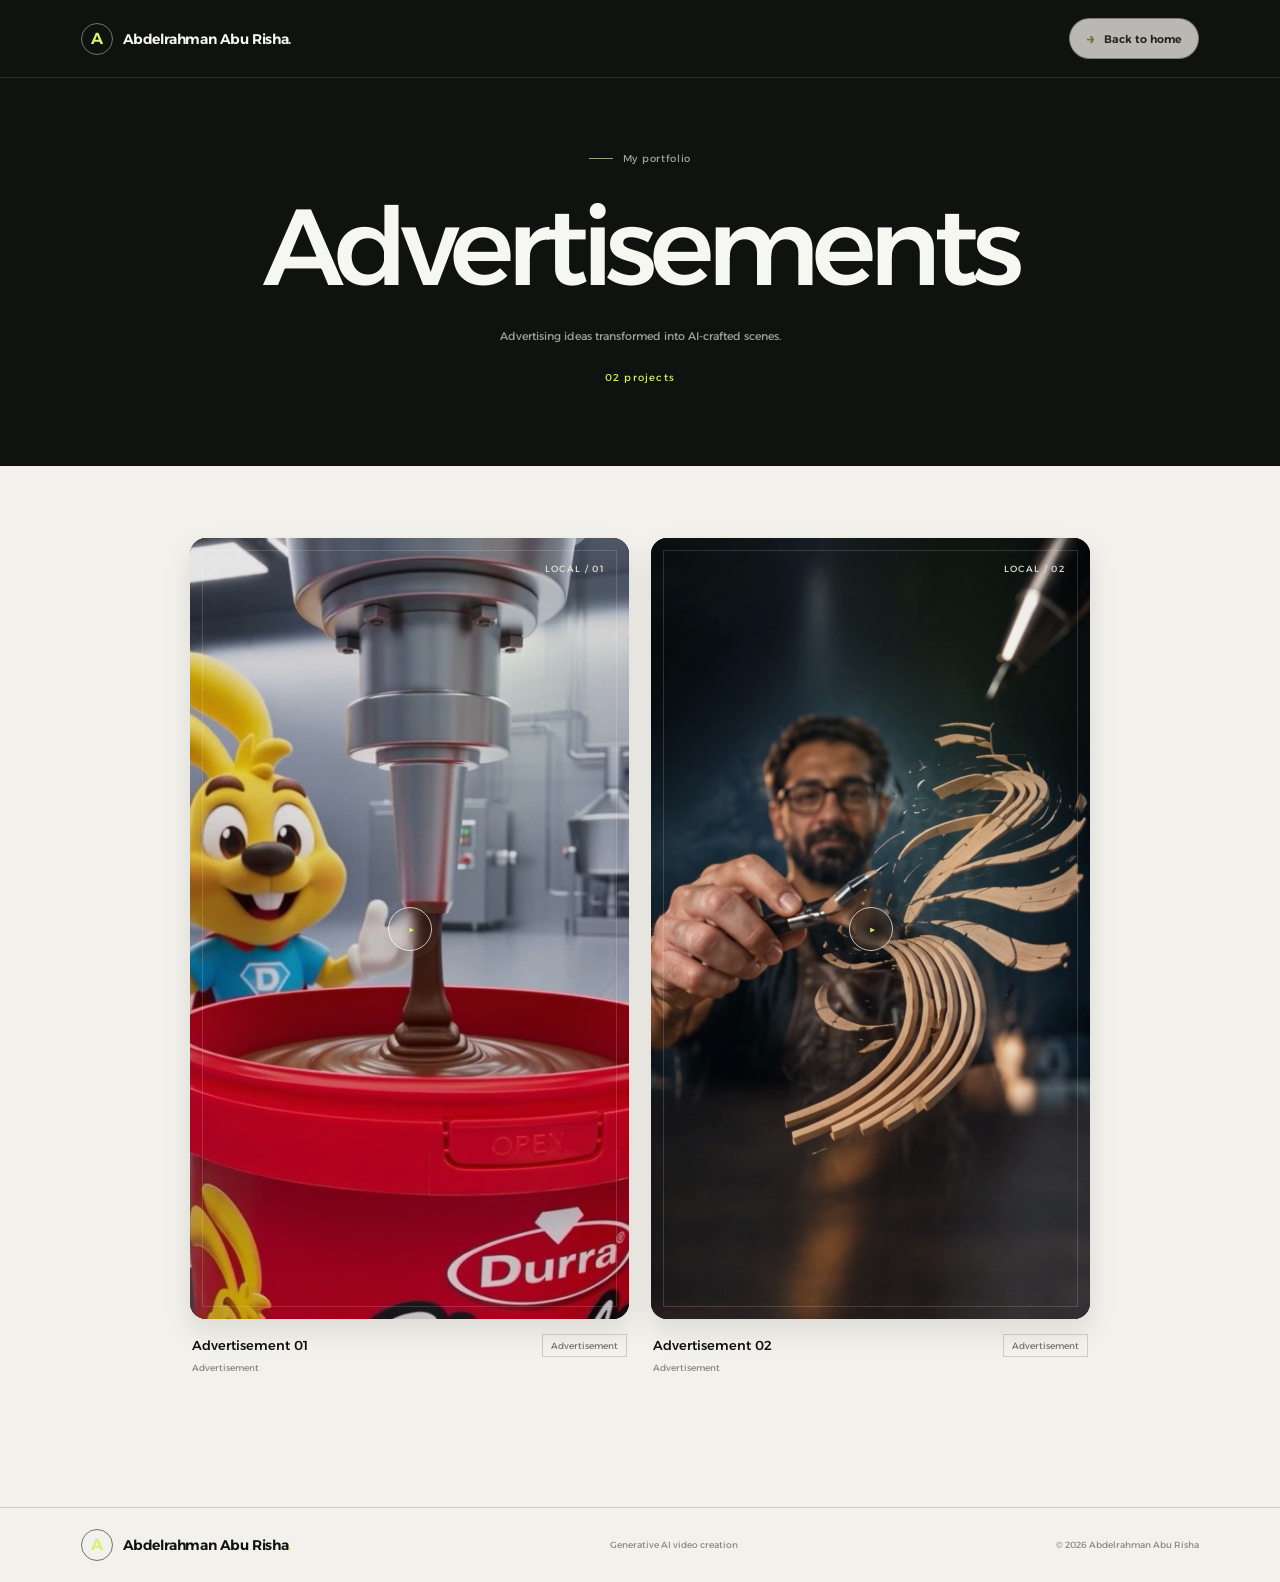
<file: category.html>
<!doctype html>
<html lang="en" dir="ltr">
<head>
  <meta charset="utf-8">
  <meta name="viewport" content="width=device-width, initial-scale=1">
  <meta name="theme-color" content="#10120f">
  <meta name="description" content="Explore Abdelrahman Abu Risha’s generative AI video portfolio.">
  <title>Portfolio — Abdelrahman Abu Risha</title>
  <link rel="stylesheet" href="styles.css">
  <script src="i18n.js" defer></script>
  <script src="videos.js" defer></script>
  <script src="portfolio-ui.js" defer></script>
  <script src="category.js" defer></script>
</head>
<body class="category-page">
  <header class="topbar category-topbar">
    <a class="brand" href="index.html"><span class="brand-mark">ع</span><span>عبدالرحمن أبو ريشة<span class="brand-dot">.</span></span></a>
    <a class="watch-back" href="index.html#ads"><span aria-hidden="true">→</span> العودة إلى الرئيسية</a>
  </header>
  <main>
    <section class="category-hero">
      <p class="eyebrow"><span class="eyebrow-line"></span><span id="category-kicker">معرض أعمالي</span></p>
      <h1 id="category-title">الأعمال</h1>
      <p id="category-description">مشاريع فيديو بالذكاء الاصطناعي التوليدي.</p>
      <span class="category-count" id="category-count"></span>
    </section>
    <section class="category-gallery section-wrap">
      <div class="project-grid category-full-grid" id="category-grid" aria-live="polite"></div>
    </section>
  </main>
  <footer class="footer"><a class="brand" href="index.html"><span class="brand-mark">ع</span><span>عبدالرحمن أبو ريشة<span class="brand-dot">.</span></span></a><span>صناعة فيديو بالذكاء الاصطناعي التوليدي</span><span>© <span id="year"></span> عبدالرحمن أبو ريشة</span></footer>
</body>
</html>
</file>
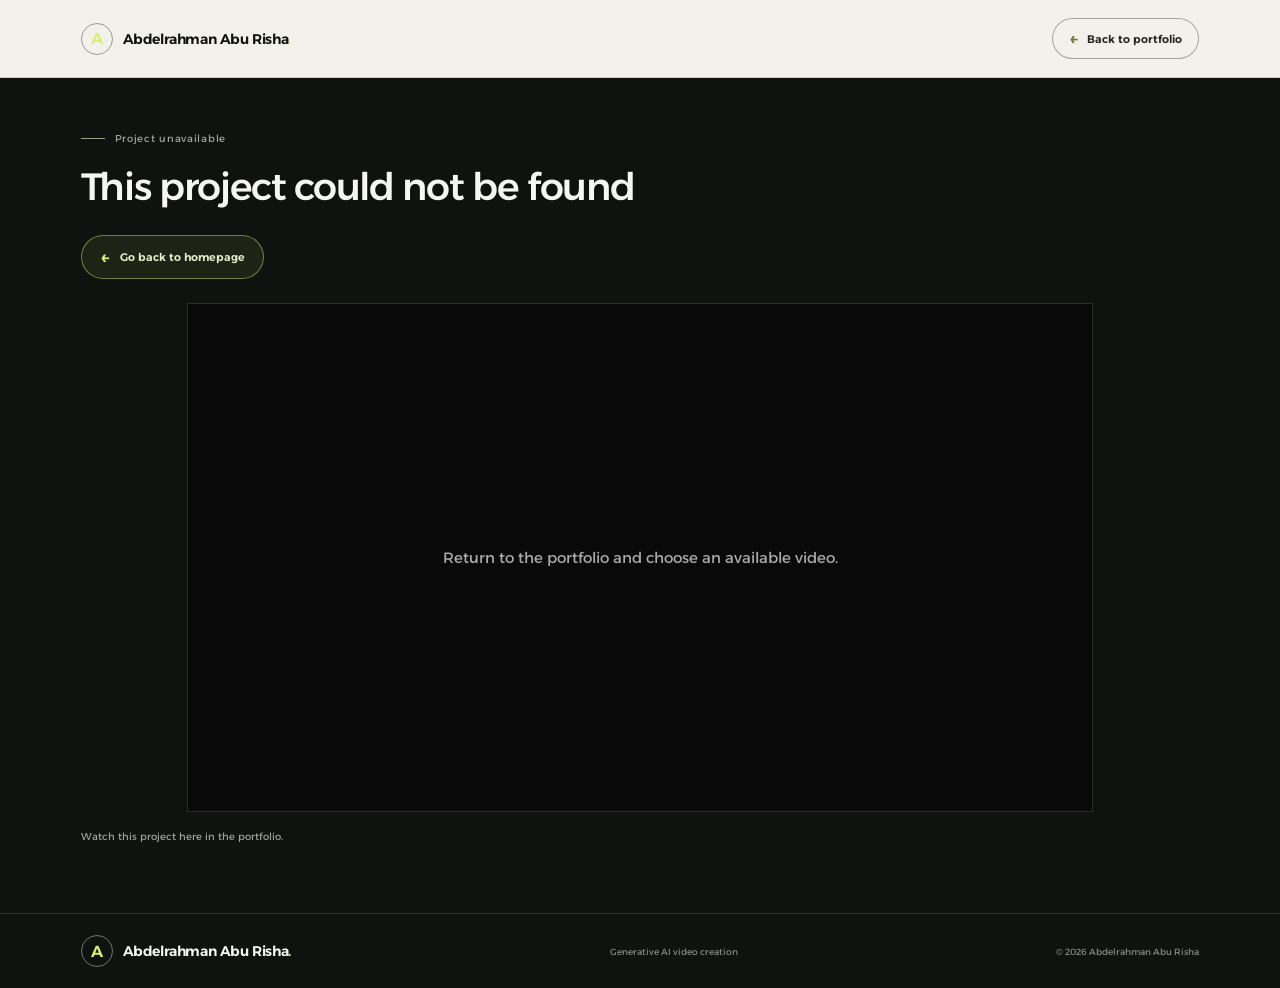
<file: watch.html>
<!doctype html>
<html lang="en" dir="ltr">
<head>
  <meta charset="utf-8">
  <meta name="viewport" content="width=device-width, initial-scale=1">
  <meta name="theme-color" content="#10120f">
  <meta name="description" content="Watch projects by Abdelrahman Abu Risha in his portfolio.">
  <title>Watch a Project — Abdelrahman Abu Risha</title>
  <link rel="stylesheet" href="styles.css">
  <script src="i18n.js" defer></script>
  <script src="videos.js" defer></script>
  <script src="watch.js" defer></script>
</head>
<body class="watch-page">
  <header class="topbar watch-topbar">
    <a class="brand" href="index.html"><span class="brand-mark">ع</span><span>عبدالرحمن أبو ريشة<span class="brand-dot">.</span></span></a>
    <a class="watch-back" id="watch-back" href="index.html#ads"><span aria-hidden="true">→</span> العودة إلى المعرض</a>
  </header>
  <main class="watch-main">
    <div class="watch-wrap">
      <p class="eyebrow"><span class="eyebrow-line"></span><span id="watch-kind">مشاهدة العمل</span></p>
      <h1 class="watch-title" id="watch-title">يتم فتح العمل…</h1>
      <a class="watch-home-link" href="index.html#home"><span aria-hidden="true">←</span><span class="watch-home-label">Go back to homepage</span></a>
      <div class="watch-viewer" id="watch-viewer">
        <button class="video-step video-step-previous" id="previous-video" type="button" aria-label="Previous video"><span aria-hidden="true">←</span></button>
        <div class="watch-player" id="watch-player"></div>
        <button class="video-step video-step-next" id="next-video" type="button" aria-label="Next video"><span aria-hidden="true">→</span></button>
      </div>
      <p class="watch-caption">مشاهدة العمل من داخل معرض الأعمال.</p>
    </div>
  </main>
  <footer class="footer"><a class="brand" href="index.html"><span class="brand-mark">ع</span><span>عبدالرحمن أبو ريشة<span class="brand-dot">.</span></span></a><span>صناعة فيديو بالذكاء الاصطناعي التوليدي</span><span>© <span id="year"></span> عبدالرحمن أبو ريشة</span></footer>
</body>
</html>
</file>
<file: styles.css>
@import url('https://fonts.googleapis.com/css2?family=Alexandria:wght@300;400;500;600;700;800&display=swap');
:root{--ink:#10120f;--paper:#f3f1eb;--card:#e9e7df;--lime:#d3f36b;--muted:#76786f;--line:rgba(16,18,15,.16);--font:'Alexandria','Tahoma',sans-serif}*{box-sizing:border-box}html{scroll-behavior:smooth;scroll-padding-top:88px}body{margin:0;background:var(--paper);color:var(--ink);font-family:var(--font);font-size:15px}a{color:inherit;text-decoration:none}button{font:inherit}.topbar{height:78px;padding:0 6.3vw;display:flex;align-items:center;justify-content:space-between;border-bottom:1px solid rgba(255,255,255,.12);position:absolute;z-index:2;top:0;left:0;right:0;color:#f7f7f1}.brand{display:flex;align-items:center;gap:10px;font-size:14px;font-weight:600;letter-spacing:-.4px}.brand-mark{display:grid;place-items:center;width:32px;height:32px;border:1px solid #71746a;border-radius:50%;font-size:16px;color:var(--lime)}.brand-dot{color:var(--lime)}.topbar nav{display:flex;gap:38px;font-size:12px;color:#c1c2bb}.topbar nav a:hover,.text-link:hover{color:var(--lime)}.availability{font-size:11px;color:#d5d7ce;display:flex;align-items:center;gap:9px}.availability span{width:7px;height:7px;background:var(--lime);border-radius:50%;box-shadow:0 0 12px #d3f36b}.hero{background:var(--ink);color:#f7f7f1;min-height:760px;position:relative;overflow:hidden;padding:175px 10vw 92px;display:grid;grid-template-columns:1.1fr .9fr;align-items:center;gap:3vw}.hero-copy{position:relative;z-index:1}.eyebrow{display:flex;align-items:center;gap:10px;font-size:10px;letter-spacing:.07em;color:var(--muted);margin:0 0 25px}.hero .eyebrow,.approach .eyebrow,.contact .eyebrow{color:#a1a399}.eyebrow-line{height:1px;width:24px;background:#9aa17f}.hero h1,.section-heading h2,.approach h2,.contact h2{font-size:clamp(48px,7vw,90px);line-height:1.18;letter-spacing:-.065em;margin:0;font-weight:500}.accent{color:var(--lime)}.hero-description{color:#aaaca4;max-width:470px;line-height:2.1;font-size:13px;margin:24px 0 30px}.hero-actions{display:flex;align-items:center;gap:26px}.button{height:48px;display:inline-flex;align-items:center;justify-content:center;gap:26px;padding:0 20px;font-size:11px}.button-primary{background:var(--lime);color:var(--ink);font-weight:600}.button-primary span{font-size:17px}.text-link{font-size:11px;color:#d0d1ca}.text-link span{padding-right:8px}.hero-note{display:flex;align-items:center;gap:12px;color:#85877f;font-size:10px;margin-top:64px}.note-star{color:var(--lime);font-size:17px}.hero-art{height:440px;position:relative;display:grid;place-items:center}.art-orbit{position:absolute;width:370px;height:370px;border:1px solid rgba(211,243,107,.2);border-radius:50%;transform:rotate(-28deg) scaleY(.45)}.orbit-one{width:500px}.orbit-two{transform:rotate(48deg) scaleY(.5);width:420px;border-color:rgba(242,241,235,.15)}.art-sun{width:215px;height:215px;border-radius:50%;background:radial-gradient(circle at 35% 34%,#edffc0 0,#d3f36b 30%,#7f9740 68%,#27301c 100%);box-shadow:0 0 90px rgba(211,243,107,.18);position:absolute}.art-frame{width:245px;height:320px;border:1px solid rgba(255,255,255,.36);position:relative;z-index:1;transform:rotate(7deg);display:flex;align-items:flex-end;padding:18px;background:linear-gradient(155deg,rgba(255,255,255,.08),transparent 50%);backdrop-filter:blur(2px)}.frame-corner{position:absolute;width:9px;height:9px;border-color:var(--lime);border-style:solid}.corner-a{top:-4px;right:-4px;border-width:1px 1px 0 0}.corner-b{top:-4px;left:-4px;border-width:1px 0 0 1px}.corner-c{bottom:-4px;right:-4px;border-width:0 1px 1px 0}.corner-d{bottom:-4px;left:-4px;border-width:0 0 1px 1px}.frame-caption{font-size:8px;letter-spacing:.2em;line-height:1.8;color:#dcdfd4}.frame-play{position:absolute;top:50%;left:50%;transform:translate(-50%,-50%);width:42px;height:42px;border-radius:50%;border:1px solid rgba(255,255,255,.65);display:grid;place-items:center;font-size:11px;color:var(--lime);padding-left:3px}.art-index{position:absolute;bottom:15px;right:11%;color:#85877f;font-size:9px;letter-spacing:.12em}.art-index i{display:inline-block;width:44px;height:1px;background:#55584e;vertical-align:middle;margin:0 9px}.art-stamp{position:absolute;top:23%;left:6%;font-size:9px;line-height:1.4;letter-spacing:.13em;color:var(--lime);transform:rotate(-12deg)}.hero-bottom{position:absolute;bottom:28px;right:6.3vw;left:6.3vw;display:flex;align-items:center;justify-content:space-between;font-size:9px;color:#777a70;letter-spacing:.08em}.scroll-cue{color:#c5c7bc}.scroll-cue span{color:var(--lime);padding-right:8px}.section-wrap{max-width:1300px;margin:auto;padding-left:6.3vw;padding-right:6.3vw}.work{padding-top:130px;padding-bottom:118px}.section-heading{display:flex;justify-content:space-between;align-items:flex-end;gap:40px}.section-heading .eyebrow{margin-bottom:20px}.section-heading h2{font-size:clamp(38px,5vw,62px)}.muted-heading{color:#a8aaa0}.section-intro{max-width:310px;color:#6f716a;font-size:11px;line-height:2.1;margin:0 0 7px}.work-tabs{display:flex;gap:10px;border-bottom:1px solid var(--line);margin:50px 0 27px}.filter-button{background:none;border:0;padding:0 0 15px;margin-left:22px;color:#85877f;font-size:10px;cursor:pointer;position:relative}.filter-button span{font-size:9px;color:#a6a89f;margin-right:6px}.filter-button.active{color:var(--ink)}.filter-button.active:after{content:'';position:absolute;bottom:-1px;right:0;left:0;height:2px;background:var(--ink)}.project-grid{display:grid;grid-template-columns:repeat(3,minmax(0,1fr));gap:38px 22px}.project-card{min-width:0;cursor:pointer;animation:rise .45s both}.project-card[hidden]{display:none}.project-visual{height:auto;aspect-ratio:1.22;position:relative;overflow:hidden;background:#171a16;color:#fff;isolation:isolate}.project-visual:before,.project-visual:after{content:'';position:absolute;inset:0;z-index:-1}.project-visual:before{background:radial-gradient(ellipse at 70% 20%,var(--glow,#aecb56) 0,transparent 38%),linear-gradient(135deg,#30362c,#131512 70%)}.project-visual:after{inset:12px;border:1px solid rgba(255,255,255,.15)}.project-visual.theme-2:before{background:radial-gradient(ellipse at 32% 75%,#b58b75 0,transparent 38%),linear-gradient(145deg,#303333,#141816 75%)}.project-visual.theme-3:before{background:radial-gradient(ellipse at 66% 54%,#7d8ea5 0,transparent 42%),linear-gradient(140deg,#272f36,#111412 72%)}.project-visual.theme-4:before{background:radial-gradient(ellipse at 35% 35%,#cc8e53 0,transparent 40%),linear-gradient(140deg,#393027,#151512 72%)}.visual-orb{position:absolute;border-radius:50%;width:45%;aspect-ratio:1;left:25%;top:19%;background:radial-gradient(circle at 34% 28%,#fff6d3,var(--glow,#b5cc63) 30%,#4e5436 70%,transparent);filter:blur(.2px);opacity:.85;box-shadow:0 0 60px rgba(187,209,104,.18)}.theme-2 .visual-orb{background:radial-gradient(circle at 35% 25%,#f1ded3,#b58b75 32%,#403632 71%,transparent)}.theme-3 .visual-orb{background:radial-gradient(circle at 34% 25%,#e2ebfa,#8195ad 33%,#3a4350 72%,transparent)}.theme-4 .visual-orb{background:radial-gradient(circle at 34% 25%,#ffe0b4,#d29457 34%,#51402d 72%,transparent)}.visual-ring{position:absolute;width:76%;height:70%;left:12%;top:15%;border:1px solid rgba(235,239,208,.35);border-radius:50%;transform:rotate(-28deg) scaleY(.55)}.visual-code{position:absolute;left:23px;bottom:23px;font-size:8px;letter-spacing:.21em;color:rgba(255,255,255,.64);direction:ltr}.project-index{position:absolute;top:25px;right:25px;font-size:9px;letter-spacing:.15em;color:#e2e6d7;direction:ltr}.play-button{position:absolute;top:50%;left:50%;transform:translate(-50%,-50%);border:1px solid rgba(255,255,255,.7);border-radius:50%;width:44px;height:44px;display:grid;place-items:center;padding-left:3px;color:var(--lime);font-size:11px;transition:transform .2s,background .2s}.project-card:hover .play-button{transform:translate(-50%,-50%) scale(1.1);background:rgba(211,243,107,.12)}.project-meta{padding:15px 2px 0;display:flex;align-items:flex-start;justify-content:space-between;gap:12px}.project-meta h3{font-size:13px;font-weight:500;margin:0 0 5px}.project-meta p{font-size:9px;color:#85877f;margin:0}.project-kind{font-size:9px;color:#72756d;border:1px solid var(--line);padding:5px 8px;white-space:nowrap}.work-footnote{font-size:9px;color:#8b8d84;margin:40px 0 0}.footnote-mark{color:#89984f;margin-left:8px}.approach{background:var(--ink);color:#f7f7f1;padding:112px 0}.approach-inner{display:grid;grid-template-columns:.85fr 1.15fr;gap:11vw;align-items:center}.approach .eyebrow{margin-bottom:20px}.approach h2{font-size:clamp(42px,5.7vw,70px)}.approach-copy>p:last-child{color:#9fa198;font-size:11px;line-height:2.2;max-width:350px;margin:25px 0 0}.tool-group{display:grid;grid-template-columns:35px 1fr 20px;gap:16px;align-items:center;padding:22px 0;border-bottom:1px solid rgba(255,255,255,.14)}.tool-number{font-size:9px;color:var(--lime)}.tool-group h3{font-weight:500;font-size:13px;margin:0 0 7px}.tool-group p{font-size:10px;color:#969990;direction:ltr;text-align:right;margin:0;line-height:1.8}.tool-arrow{color:#93968b;font-size:15px}.contact{padding-top:118px;padding-bottom:110px;position:relative}.contact-top{display:flex;justify-content:space-between;align-items:center}.contact .eyebrow{margin:0}.contact-orbit{font-size:38px;color:#a9bf65}.contact h2{font-size:clamp(62px,10vw,130px);margin:37px 0 44px}.contact-bottom{border-top:1px solid var(--line);padding-top:22px;display:flex;justify-content:space-between;align-items:flex-start}.contact-bottom>p{font-size:11px;line-height:2;color:#76786f;margin:0}.contact-links{display:flex;flex-direction:column;gap:13px;font-size:11px;direction:ltr;text-align:left}.contact-links a span{color:#889b4c;padding-left:8px}.footer{padding:21px 6.3vw;border-top:1px solid var(--line);display:flex;justify-content:space-between;align-items:center;color:#888a82;font-size:9px}.footer .brand{color:var(--ink)}.video-dialog{width:min(920px,92vw);max-height:90vh;padding:0;border:0;background:#10120f;color:#f5f5ef;box-shadow:0 24px 90px #0008}.video-dialog::backdrop{background:rgba(7,8,7,.84);backdrop-filter:blur(8px)}.dialog-close{position:absolute;top:13px;left:16px;width:38px;height:38px;border:1px solid #ffffff50;border-radius:50%;background:#10120f;color:#fff;font-size:25px;line-height:1;z-index:2;cursor:pointer}.dialog-content video{display:block;width:100%;max-height:68vh;background:#080908}.dialog-caption{padding:17px 22px 22px}.dialog-caption .eyebrow{margin:0 0 7px}.dialog-caption h2{font-size:16px;font-weight:500;margin:0}@keyframes rise{from{opacity:0;transform:translateY(10px)}to{opacity:1;transform:translateY(0)}}@media(max-width:850px){.hero{grid-template-columns:1fr .75fr;padding-left:7vw;padding-right:7vw;min-height:690px}.hero h1{font-size:clamp(48px,8vw,74px)}.hero-art{transform:scale(.84);margin-right:-35px}.section-wrap{padding-left:7vw;padding-right:7vw}.project-grid{grid-template-columns:repeat(2,minmax(0,1fr))}.approach-inner{gap:6vw}.topbar{padding:0 7vw}}@media(max-width:620px){.topbar{height:66px}.topbar nav{gap:15px;font-size:10px}.availability{display:none}.hero{display:block;min-height:760px;padding:142px 7vw 75px}.hero-copy{max-width:520px}.hero h1{font-size:clamp(50px,14vw,76px)}.hero-description{max-width:410px}.hero-art{position:absolute;height:335px;width:300px;bottom:57px;left:5%;opacity:.82;transform:scale(.72);transform-origin:bottom left}.hero-note{margin-top:31px;max-width:310px;line-height:1.8}.hero-bottom{font-size:8px}.hero-bottom>span{max-width:52%}.work{padding-top:83px;padding-bottom:78px}.section-heading{display:block}.section-heading h2{font-size:42px}.section-intro{margin-top:18px}.work-tabs{overflow:auto;margin-top:35px;gap:0;white-space:nowrap}.filter-button{margin-left:20px}.project-grid{gap:27px 12px}.project-visual{aspect-ratio:.95}.project-meta{display:block}.project-kind{display:inline-block;margin-top:9px}.project-meta h3{font-size:11px}.project-meta p{font-size:8px}.project-visual:after{inset:8px}.visual-code{left:16px;bottom:16px;font-size:7px}.project-index{top:18px;right:17px}.approach{padding:78px 0}.approach-inner{display:block}.approach-copy>p:last-child{margin-bottom:40px}.approach h2{font-size:54px}.contact{padding-top:80px;padding-bottom:75px}.contact h2{font-size:75px;margin:32px 0}.contact-bottom{gap:22px;display:block}.contact-links{margin-top:24px;align-items:flex-start}.footer{padding:18px 7vw;flex-wrap:wrap;gap:14px}.footer>span:nth-child(2){display:none}.footer .brand{font-size:12px}.footer>span:last-child{font-size:8px}}@media(prefers-reduced-motion:reduce){*,*:before,*:after{scroll-behavior:auto!important;animation-duration:.01ms!important;transition-duration:.01ms!important}}

.project-visual{background:#171a16}.project-visual:before,.project-visual:after{pointer-events:none}.project-preview{position:absolute;inset:0;width:100%;height:100%;object-fit:cover;z-index:-1;background:#171a16}.project-visual:before{z-index:0;opacity:.25}.project-visual:after{z-index:1}.project-index,.play-button,.visual-code{z-index:2}

.project-preview{z-index:0}

.project-card{display:block;color:inherit;text-decoration:none}.project-visual{aspect-ratio:1.2;z-index:0}.project-thumb{position:absolute;inset:0;width:100%;height:100%;object-fit:cover;background:#171a16;z-index:0}.project-thumb.is-short{object-fit:cover}.project-visual:before{z-index:1;opacity:.1}.project-visual:after{z-index:2}.project-index,.play-button{z-index:3}.project-meta{min-height:88px}.project-meta h3{display:-webkit-box;-webkit-box-orient:vertical;-webkit-line-clamp:2;overflow:hidden;line-height:1.8;max-height:3.6em}.project-note{color:#aa7056!important}.project-placeholder{position:absolute;inset:0;display:grid;place-items:center;background:radial-gradient(circle at 50% 45%,#4a4d3d,#191b17 66%);color:#d3f36b;font-size:12px;letter-spacing:.22em}.project-card:hover .project-thumb{transform:scale(1.025);transition:transform .35s ease}.filter-button[data-filter=short]{letter-spacing:.02em}

.project-card[data-group=short] .project-visual{aspect-ratio:9/16}.project-thumb.is-short{object-fit:contain;background:#111}

.watch-page{min-height:100vh;background:var(--ink);color:#f7f7f1}.watch-topbar{position:relative;color:var(--ink);background:var(--paper);border-bottom:1px solid var(--line)}.watch-topbar .brand{color:var(--ink)}.watch-topbar .brand-mark{border-color:#9a9c92}.watch-back{font-size:11px;color:#55584f}.watch-back span{color:#778c41;padding-left:8px}.watch-main{min-height:calc(100vh - 132px);background:var(--ink);padding:54px 6.3vw 70px}.watch-wrap{max-width:1050px;margin:0 auto}.watch-wrap>.eyebrow{color:#a1a399;margin-bottom:12px}.watch-title{font-size:clamp(23px,3.2vw,38px);font-weight:500;line-height:1.6;letter-spacing:-.035em;margin:0 0 25px;color:#f7f7f1}.watch-player{width:100%;aspect-ratio:16/9;max-height:74vh;margin:0 auto;background:#080908;border:1px solid rgba(255,255,255,.14);overflow:hidden}.watch-player iframe{display:block;width:100%;height:100%;border:0}.watch-player.is-short{width:min(100%,420px);aspect-ratio:9/16;max-height:76vh}.watch-caption{font-size:10px;color:#9fa198;margin:18px 0 0}.watch-error{display:grid;place-items:center;height:100%;margin:0;color:#aaa}.watch-page .footer{border-color:rgba(255,255,255,.14);color:#888a82}.watch-page .footer .brand{color:#f7f7f1}@media(max-width:620px){.watch-topbar{height:66px;padding:0 7vw}.watch-main{padding:36px 5vw 50px;min-height:calc(100vh - 125px)}.watch-player{aspect-ratio:16/10}.watch-player.is-short{width:min(100%,360px);aspect-ratio:9/16}.watch-title{font-size:22px}.watch-page .footer>span:nth-child(2){display:none}}

.ads{padding:112px 0 118px;background:#e8e7df}.ads-inner{max-width:1300px}.ads .section-heading{margin-bottom:42px}.ads-grid{display:grid;grid-template-columns:repeat(2,minmax(0,1fr));gap:24px}.ad-card{min-width:0}.ad-player{background:#11130f;aspect-ratio:16/9;overflow:hidden}.ad-player video{display:block;width:100%;height:100%;object-fit:cover;background:#11130f}.ad-meta{display:flex;justify-content:space-between;align-items:flex-start;gap:12px;padding:14px 2px}.ad-meta h3{font-size:13px;font-weight:500;margin:0 0 5px}.ad-meta p{font-size:9px;color:#85877f;margin:0}@media(max-width:620px){.ads{padding:78px 0}.ads-grid{grid-template-columns:1fr;gap:26px}.topbar nav{gap:10px;font-size:9px}}

.project-card[data-group=ads] .project-visual{aspect-ratio:9/16}.ad-placeholder{background:radial-gradient(ellipse at 50% 45%,#596044,#22251c 48%,#11130f 82%);color:var(--lime)}.ad-placeholder span{font-size:clamp(30px,6vw,68px);font-weight:300;letter-spacing:.18em}.ad-placeholder small{position:absolute;bottom:26px;font-size:8px;letter-spacing:.24em;color:#e2e6d7}



.portfolio-section{padding-top:104px;padding-bottom:94px}.portfolio-section+.portfolio-section{border-top:1px solid #10120f}.portfolio-heading{text-align:center;max-width:720px;margin:0 auto 42px}.portfolio-overline{display:flex;align-items:center;justify-content:center;gap:11px;color:#8a8c82;font-size:9px;letter-spacing:.14em}.portfolio-overline i{width:34px;height:1px;background:#a5a69e}.portfolio-heading h2{margin:17px 0 10px;font-size:clamp(46px,7vw,82px);font-weight:500;letter-spacing:-.06em;line-height:1.25}.portfolio-heading>p{font-size:11px;color:#77796f;line-height:1.9;margin:0}.category-preview-grid{max-width:910px;margin:0 auto;grid-template-columns:repeat(2,minmax(0,1fr));gap:34px}.project-card[data-group=short] .project-visual,.project-card[data-group=ads] .project-visual{aspect-ratio:9/16}.project-card[data-group=long] .project-visual{aspect-ratio:16/9}.more-button{display:flex;width:max-content;min-width:230px;min-height:48px;justify-content:center;align-items:center;gap:24px;margin:38px auto 0;padding:0 20px;border:1px solid #171914;color:#171914;font-size:10px;transition:background .2s,color .2s}.more-button span{font-size:16px}.more-button:hover{background:#171914;color:#f3f1eb}.category-page{min-height:100vh}.category-topbar{position:relative;color:#f7f7f1;background:var(--ink);border-bottom:1px solid rgba(255,255,255,.12)}.category-topbar .brand{color:#f7f7f1}.category-topbar .brand-mark{border-color:#71746a}.category-hero{background:var(--ink);color:#f7f7f1;text-align:center;padding:74px 6vw 82px}.category-hero>.eyebrow{justify-content:center;color:#a1a399;margin-bottom:17px}.category-hero h1{font-size:clamp(56px,9vw,108px);font-weight:500;letter-spacing:-.065em;line-height:1.2;margin:0}.category-hero>p:not(.eyebrow){font-size:11px;color:#a1a399;line-height:1.9;margin:14px auto 0;max-width:500px}.category-count{display:block;margin-top:25px;color:var(--lime);font-size:10px;letter-spacing:.12em}.category-gallery{padding-top:72px;padding-bottom:100px}.category-full-grid{grid-template-columns:repeat(3,minmax(0,1fr));gap:38px 22px}.category-page[data-category=ads] .category-full-grid{grid-template-columns:repeat(2,minmax(0,1fr));max-width:900px;margin:0 auto}.category-empty{grid-column:1/-1;text-align:center;color:#77796f;padding:50px 0}

@media(max-width:850px){.category-full-grid{grid-template-columns:repeat(2,minmax(0,1fr))}.portfolio-section{padding-top:85px;padding-bottom:78px}.category-gallery{padding-top:55px}}@media(max-width:620px){.portfolio-section{padding-top:74px;padding-bottom:68px}.portfolio-heading{margin-bottom:30px}.portfolio-heading h2{font-size:clamp(39px,11vw,58px)}.portfolio-heading>p{font-size:10px}.category-preview-grid{grid-template-columns:1fr;max-width:390px;gap:28px}.category-full-grid,.category-page[data-category=ads] .category-full-grid{grid-template-columns:1fr;max-width:390px}.more-button{margin-top:30px}.category-hero{padding:60px 6vw 68px}.category-hero h1{font-size:clamp(48px,13vw,72px)}.category-gallery{padding-top:38px;padding-bottom:68px}.category-topbar{height:66px;padding:0 7vw}}

@media(max-width:620px){.topbar nav{max-width:calc(100vw - 205px);gap:10px;font-size:8px;overflow-x:auto;white-space:nowrap;scrollbar-width:none}.topbar nav::-webkit-scrollbar{display:none}.topbar .brand{font-size:11px;gap:7px}}

.approach{padding:120px 0 126px;position:relative;overflow:hidden}.approach:before{content:"";position:absolute;width:640px;height:640px;top:-330px;left:-250px;border:1px solid rgba(211,243,107,.1);border-radius:50%;box-shadow:0 0 0 70px rgba(211,243,107,.025),0 0 0 140px rgba(211,243,107,.02);pointer-events:none}.approach-shell{position:relative}.approach-lead{display:grid;grid-template-columns:1.2fr .8fr;gap:10vw;align-items:center;margin-bottom:65px}.approach-lead-copy>.eyebrow{margin-bottom:20px}.approach-lead h2{font-size:clamp(48px,7vw,86px);line-height:1.2;letter-spacing:-.07em;margin:0}.approach-statement{max-width:540px;color:#a5a79d;font-size:13px;line-height:2.1;margin:23px 0 0}.approach-company-card{position:relative;min-height:225px;padding:29px 30px;background:#191c16;border:1px solid rgba(211,243,107,.27);display:flex;flex-direction:column;align-items:flex-start;justify-content:center;overflow:hidden}.approach-company-card:after{content:"";position:absolute;width:180px;height:180px;border:1px solid rgba(211,243,107,.17);border-radius:50%;left:-45px;bottom:-95px;box-shadow:0 0 0 22px rgba(211,243,107,.025),0 0 0 48px rgba(211,243,107,.025)}.company-card-mark{position:absolute;left:30px;top:25px;display:grid;place-items:center;width:36px;height:36px;border:1px solid rgba(211,243,107,.4);border-radius:50%;color:var(--lime);font-size:18px}.company-card-label{font-size:9px;color:#9da095;margin-bottom:11px}.approach-company-card strong{font-size:clamp(19px,2.4vw,27px);line-height:1.6;font-weight:500;letter-spacing:-.035em}.company-card-rule{height:1px;width:48px;background:var(--lime);margin:17px 0 11px}.approach-company-card small{font-size:9px;color:#a5a79d}.approach-roles{display:grid;grid-template-columns:repeat(3,minmax(0,1fr));gap:14px}.role-card{min-height:244px;padding:21px 22px;background:#171a15;border:1px solid rgba(255,255,255,.13);position:relative;display:flex;flex-direction:column;align-items:flex-start}.role-index{font-size:8px;letter-spacing:.12em;color:#96998d}.role-icon{width:36px;height:36px;margin:27px 0 14px;border:1px solid rgba(211,243,107,.32);border-radius:50%;display:grid;place-items:center;color:var(--lime);font-size:17px}.interior-icon{font-size:14px}.role-card h3{font-size:13px;font-weight:500;margin:0 0 9px}.role-card>p{font-size:10px;line-height:2;color:#a0a298;margin:0}.higgsfield-card{background:linear-gradient(145deg,#23271c,#171a15 75%);border-color:rgba(211,243,107,.35)}.higgsfield-duration{display:flex;align-items:baseline;gap:7px;margin:22px 0 12px;color:var(--lime)}.higgsfield-duration strong{font-size:47px;line-height:1;font-weight:400;letter-spacing:-.08em}.higgsfield-duration span{font-size:10px;color:#bdc0b2}.higgsfield-card h3{margin-bottom:8px}.approach-toolkit{display:grid;grid-template-columns:.7fr 1.3fr;gap:8vw;margin-top:100px;padding-top:54px;border-top:1px solid rgba(255,255,255,.16)}.toolkit-heading .eyebrow{margin-bottom:16px}.toolkit-heading h3{font-size:clamp(30px,4vw,44px);line-height:1.35;font-weight:500;letter-spacing:-.06em;margin:0}.toolkit-heading>p:last-child{max-width:300px;color:#989b90;font-size:10px;line-height:2;margin:16px 0 0}.toolkit-groups{display:grid;grid-template-columns:1fr 1fr;gap:0 28px}.toolkit-group{display:grid;grid-template-columns:30px 1fr;gap:13px;align-items:start;padding:18px 0;border-bottom:1px solid rgba(255,255,255,.13)}.toolkit-number{font-size:8px;color:var(--lime);padding-top:3px}.toolkit-group h4{font-size:11px;font-weight:500;margin:0 0 9px}.toolkit-group p{font-size:9px;line-height:1.9;color:#a5a79d;margin:0;direction:ltr;text-align:right;overflow-wrap:anywhere}

@media(max-width:850px){.approach-lead{gap:5vw}.approach-roles{grid-template-columns:1fr 1fr}.higgsfield-card{grid-column:1/-1;min-height:215px}.approach-toolkit{grid-template-columns:1fr;gap:25px;margin-top:75px}.toolkit-heading>p:last-child{max-width:500px}}@media(max-width:620px){.approach{padding:78px 0 84px}.approach-lead{grid-template-columns:1fr;gap:34px;margin-bottom:38px}.approach-lead h2{font-size:clamp(46px,13vw,66px)}.approach-statement{font-size:11px;margin-top:18px}.approach-company-card{min-height:195px;padding:23px}.company-card-mark{left:23px;top:20px}.approach-roles{grid-template-columns:1fr;gap:10px}.role-card{min-height:215px;padding:19px}.role-icon{margin:20px 0 12px}.higgsfield-card{grid-column:auto}.higgsfield-duration{margin:18px 0 10px}.approach-toolkit{margin-top:62px;padding-top:36px}.toolkit-groups{grid-template-columns:1fr}.toolkit-group{padding:15px 0}.toolkit-group p{font-size:9px}}

.toolkit-table-wrap{border:1px solid rgba(255,255,255,.17);background:rgba(255,255,255,.025);overflow:hidden}.toolkit-table{width:100%;border-collapse:collapse;text-align:right}.toolkit-table thead{background:rgba(211,243,107,.08)}.toolkit-table thead th{padding:14px 16px;color:#a8ab9e;font-size:8px;font-weight:400;letter-spacing:.08em}.toolkit-table tbody tr{border-top:1px solid rgba(255,255,255,.12);transition:background .2s}.toolkit-table tbody tr:hover{background:rgba(211,243,107,.045)}.toolkit-table tbody td,.toolkit-table tbody th{padding:17px 16px;vertical-align:middle}.toolkit-table tbody th{width:185px;color:#f1f1e9;font-size:11px;font-weight:500;white-space:nowrap}.toolkit-number-cell{width:64px;color:var(--lime);font-size:9px;letter-spacing:.1em}.tool-tags{display:flex;flex-wrap:wrap;justify-content:flex-start;gap:7px}.tool-tags span{display:inline-flex;align-items:center;min-height:27px;padding:5px 10px;border:1px solid rgba(255,255,255,.15);color:#c6c8bd;font-size:8px;white-space:nowrap;transition:border-color .2s,color .2s}.toolkit-table tbody tr:hover .tool-tags span{border-color:rgba(211,243,107,.3);color:#e4edc5}@media(max-width:620px){.toolkit-table-wrap{overflow:visible}.toolkit-table,.toolkit-table tbody{display:block}.toolkit-table thead{position:absolute;width:1px;height:1px;overflow:hidden;clip:rect(0,0,0,0);white-space:nowrap}.toolkit-table tbody tr{display:grid;grid-template-columns:27px 1fr;gap:0 9px;padding:12px 12px 13px}.toolkit-table tbody td,.toolkit-table tbody th{width:auto;padding:4px 0;text-align:right}.toolkit-table .toolkit-number-cell{grid-row:1/3;grid-column:1;padding-top:5px}.toolkit-table tbody th{grid-column:2;grid-row:1;font-size:10px}.toolkit-table tbody td:last-child{grid-column:2;grid-row:2;padding-top:7px}.tool-tags{gap:6px}.tool-tags span{min-height:25px;padding:4px 8px;font-size:8px}}

.approach-toolkit{display:block;margin-top:100px;padding-top:54px;border-top:1px solid rgba(255,255,255,.16)}.toolkit-heading{text-align:center;margin:0 auto 36px;max-width:850px}.toolkit-heading .eyebrow{justify-content:center;margin-bottom:15px}.toolkit-heading h3{font-size:clamp(34px,4.5vw,56px);line-height:1.35;font-weight:500;letter-spacing:-.06em;margin:0}.toolkit-heading>p:last-child{max-width:620px;color:#989b90;font-size:11px;line-height:2;margin:13px auto 0}.toolkit-table-wrap{overflow:hidden}.toolkit-table-horizontal{width:100%;min-width:0;table-layout:fixed}.toolkit-table-horizontal thead th{width:25%;height:92px;padding:17px 18px;text-align:right;vertical-align:middle}.toolkit-table-horizontal thead th+th,.toolkit-table-horizontal tbody td+td{border-right:1px solid rgba(255,255,255,.14)}.toolkit-table-horizontal thead th .toolkit-number-cell{display:block;width:auto;margin:0 0 10px;padding:0;color:var(--lime);font-size:9px}.toolkit-table-horizontal thead th strong{display:block;color:#f1f1e9;font-size:13px;font-weight:500}.toolkit-table-horizontal tbody td{height:190px;padding:17px 18px;vertical-align:top}.toolkit-table-horizontal .tool-tags{justify-content:flex-start;gap:9px}.toolkit-table-horizontal .tool-tags span{min-height:34px;padding:6px 11px;font-size:11px}.toolkit-scroll-hint{display:none}@media(max-width:850px){.toolkit-table-horizontal thead th{padding:15px 12px}.toolkit-table-horizontal tbody td{padding:15px 12px}.toolkit-table-horizontal thead th strong{font-size:11px}.toolkit-table-horizontal .tool-tags span{font-size:10px;padding:6px 9px}}@media(max-width:620px){.approach-toolkit{margin-top:62px;padding-top:36px}.toolkit-heading{margin-bottom:25px}.toolkit-heading h3{font-size:clamp(29px,8vw,40px)}.toolkit-heading>p:last-child{font-size:10px}.toolkit-table-wrap{overflow-x:auto;overflow-y:hidden;overscroll-behavior-inline:contain;scrollbar-color:var(--lime) #262921;scrollbar-width:thin}.toolkit-table-horizontal{display:table;width:920px;min-width:920px;table-layout:fixed}.toolkit-table-horizontal thead{position:static;width:auto;height:auto;overflow:visible;clip:auto;white-space:normal;display:table-header-group}.toolkit-table-horizontal tbody{display:table-row-group}.toolkit-table-horizontal thead tr,.toolkit-table-horizontal tbody tr{display:table-row;padding:0}.toolkit-table-horizontal thead th{display:table-cell;width:230px;height:78px;padding:14px 16px}.toolkit-table-horizontal thead th strong{font-size:12px}.toolkit-table-horizontal tbody td{display:table-cell;width:230px;height:210px;padding:15px 14px}.toolkit-table-horizontal .tool-tags{gap:8px}.toolkit-table-horizontal .tool-tags span{min-height:31px;font-size:11px}.toolkit-scroll-hint{display:block;text-align:center;color:#a4a69b;font-size:9px;margin:12px 0 0}.toolkit-scroll-hint span{color:var(--lime);padding-right:5px}}

.toolkit-cards{display:grid;grid-template-columns:repeat(4,minmax(0,1fr));align-items:stretch;gap:15px;direction:rtl}.toolkit-card{min-width:0;padding:23px 20px 17px;background:#f7f6f1;color:#171914;border:1px solid #d7d8d1;border-radius:15px;box-shadow:0 10px 28px rgba(0,0,0,.12);display:flex;flex-direction:column;transition:transform .22s,border-color .22s,box-shadow .22s}.toolkit-card:hover{transform:translateY(-5px);border-color:#a7b77a;box-shadow:0 16px 32px rgba(0,0,0,.2)}.toolkit-card header{position:relative;min-height:105px;padding-bottom:17px;border-bottom:1px solid #dedfd8}.toolkit-card-number{display:block;color:#6e813c;font-size:10px;font-weight:600;letter-spacing:.12em;margin-bottom:15px}.toolkit-card-label{display:block;color:#81847b;font-size:8px;letter-spacing:.11em;direction:ltr;text-align:right}.toolkit-card h4{font-size:17px;line-height:1.55;font-weight:600;margin:5px 0 0}.toolkit-card ul{list-style:none;padding:11px 0 0;margin:0;flex:1}.toolkit-card li{position:relative;display:flex;align-items:center;min-height:40px;padding:8px 0 8px 20px;color:#292c26;font-size:13px;font-weight:500;line-height:1.45;text-align:left;border-bottom:1px solid #e8e8e2;overflow-wrap:anywhere}.toolkit-card li:last-child{border-bottom:0}.toolkit-card li:before{content:'✓';position:absolute;left:0;top:50%;transform:translateY(-50%);color:#728444;font-size:13px;font-weight:700}.toolkit-card:nth-child(1){border-top:3px solid #738640}.toolkit-card:nth-child(2){border-top:3px solid #8290a0}.toolkit-card:nth-child(3){border-top:3px solid #8d7e9f}.toolkit-card:nth-child(4){border-top:3px solid #bd9360}@media(max-width:850px){.toolkit-cards{grid-template-columns:repeat(2,minmax(0,1fr));gap:13px}.toolkit-card{padding:20px 18px 14px}.toolkit-card header{min-height:98px}.toolkit-card li{font-size:14px}}@media(max-width:420px){.toolkit-cards{grid-template-columns:1fr}.toolkit-card{padding:21px 20px 14px}.toolkit-card header{min-height:unset;padding-bottom:14px}.toolkit-card ul{padding-top:9px}.toolkit-card li{min-height:38px;font-size:14px}}

.scroll-progress{position:fixed;z-index:20;top:0;right:0;left:0;height:3px;pointer-events:none}.scroll-progress span{display:block;width:100%;height:100%;background:linear-gradient(90deg,#9ab44c,var(--lime),#f2f6ce);transform:scaleX(0);transform-origin:right center;box-shadow:0 0 14px rgba(211,243,107,.6)}
.hero{background:radial-gradient(ellipse at 74% 45%,rgba(69,79,43,.35),transparent 38%),radial-gradient(ellipse at 12% 10%,rgba(31,55,47,.42),transparent 34%),var(--ink)}.hero:before{content:"";position:absolute;inset:0;z-index:0;pointer-events:none;background:linear-gradient(rgba(255,255,255,.025) 1px,transparent 1px),linear-gradient(90deg,rgba(255,255,255,.025) 1px,transparent 1px);background-size:62px 62px;mask-image:linear-gradient(90deg,transparent 5%,#000 55%,transparent 100%);opacity:.38}.hero:after{content:"";position:absolute;width:560px;height:560px;left:18%;top:20%;border:1px solid rgba(211,243,107,.08);border-radius:50%;box-shadow:0 0 0 50px rgba(211,243,107,.015),0 0 0 110px rgba(211,243,107,.012);pointer-events:none}.hero-copy,.hero-art,.hero-bottom{z-index:1}.hero-copy{animation:hero-copy-in .85s cubic-bezier(.2,.75,.25,1) both}.hero .eyebrow{width:max-content;max-width:100%;padding:10px 14px;border:1px solid rgba(211,243,107,.25);border-radius:99px;background:rgba(211,243,107,.055);color:#d7e4b2;box-shadow:inset 0 0 18px rgba(211,243,107,.045)}.hero .eyebrow-line{background:var(--lime);box-shadow:0 0 10px rgba(211,243,107,.8)}.hero h1{font-size:clamp(64px,8vw,106px);text-shadow:0 5px 40px rgba(0,0,0,.22)}.hero h1 .accent{background:linear-gradient(100deg,#d3f36b 10%,#f5ffd4 48%,#a4c75a 88%);background-size:200% auto;background-clip:text;-webkit-background-clip:text;color:transparent;animation:accent-shimmer 7s linear infinite}.hero-art{animation:hero-art-in 1.1s .12s cubic-bezier(.2,.75,.25,1) both;perspective:900px}.art-orbit{animation:orbit-drift 30s linear infinite}.orbit-two{animation-direction:reverse}.art-sun{animation:sun-breathe 5s ease-in-out infinite}.art-frame{transform:rotate(7deg) rotateY(-8deg);animation:frame-float 7s ease-in-out infinite;box-shadow:20px 22px 70px rgba(0,0,0,.3)}.art-token{position:absolute;z-index:3;display:flex;align-items:center;gap:10px;padding:11px 14px;border:1px solid rgba(255,255,255,.2);border-radius:9px;background:rgba(17,20,15,.76);backdrop-filter:blur(12px);color:#e5e8db;font-size:8px;letter-spacing:.13em;box-shadow:0 14px 38px rgba(0,0,0,.22);direction:ltr}.art-token span{color:var(--lime);font-size:9px}.art-token-video{right:1%;top:22%;animation:token-float 5.4s ease-in-out infinite}.art-token-motion{left:0;bottom:20%;animation:token-float 6s .5s ease-in-out infinite reverse}.button-primary{position:relative;overflow:hidden;border-radius:99px;box-shadow:0 10px 30px rgba(211,243,107,.16);transition:transform .25s,box-shadow .25s,background .25s}.button-primary:before{content:"";position:absolute;inset:0;transform:translateX(-110%);background:linear-gradient(110deg,transparent 25%,rgba(255,255,255,.65) 50%,transparent 75%);transition:transform .65s}.button-primary:hover{transform:translateY(-3px);box-shadow:0 16px 38px rgba(211,243,107,.3);background:#dfff83}.button-primary:hover:before{transform:translateX(110%)}.button-primary span{position:relative}.text-link{transition:color .2s,transform .2s}.text-link:hover{transform:translateX(-4px)}.availability span{animation:status-pulse 2s ease-out infinite}.scroll-cue span{display:inline-block;animation:cue-bob 1.7s ease-in-out infinite}
.portfolio-heading h2{position:relative;display:inline-block}.portfolio-heading h2:after{content:"";position:absolute;bottom:-7px;right:12%;width:76%;height:3px;background:linear-gradient(90deg,transparent,#849b47,transparent);transform:scaleX(.55);transform-origin:center;transition:transform .4s}.portfolio-section:hover .portfolio-heading h2:after{transform:scaleX(1)}.project-card{border-radius:16px;transition:transform .32s cubic-bezier(.2,.75,.25,1),filter .32s}.project-card:hover{transform:translateY(-8px);filter:drop-shadow(0 17px 22px rgba(17,20,14,.15))}.project-visual{border-radius:16px;box-shadow:0 12px 28px rgba(16,18,15,.1);transition:box-shadow .3s,transform .3s}.project-card:hover .project-visual{box-shadow:0 18px 42px rgba(16,18,15,.2)}.project-thumb{transition:transform .55s cubic-bezier(.2,.75,.25,1),filter .4s}.project-card:hover .project-thumb{transform:scale(1.06);filter:saturate(1.12)}.play-button{backdrop-filter:blur(6px);box-shadow:0 0 0 8px rgba(255,255,255,.035),0 8px 30px rgba(0,0,0,.25)}.more-button{border-radius:99px;position:relative;overflow:hidden;transition:transform .25s,background .25s,color .25s,box-shadow .25s}.more-button:hover{transform:translateY(-3px);box-shadow:0 12px 30px rgba(16,18,15,.16)}.more-button span{transition:transform .25s}.more-button:hover span{transform:translate(-3px,3px)}.shortcut-window-inner{border-radius:15px;box-shadow:0 18px 50px rgba(16,18,15,.07);transition:transform .3s,box-shadow .3s}.shortcut-links>a{position:relative;overflow:hidden}.shortcut-links>a:before{content:"";position:absolute;inset:auto 0 0;height:2px;background:var(--lime);transform:scaleX(0);transform-origin:right;transition:transform .3s}.shortcut-links>a:hover:before{transform:scaleX(1)}.toolkit-card{transform-style:preserve-3d}.toolkit-card:hover{transform:translateY(-7px) rotateX(1deg)}.toolkit-card li{transition:color .2s,transform .2s}.toolkit-card li:hover{color:#556d26;transform:translateX(-3px)}.contact-orbit{animation:star-spin 24s linear infinite}
.scroll-reveal{opacity:0;transform:translateY(22px);transition:opacity .7s ease,transform .7s cubic-bezier(.2,.75,.25,1);transition-delay:var(--reveal-delay,0ms)}.scroll-reveal.is-visible{opacity:1;transform:translateY(0)}.project-card.scroll-reveal{animation:none}@keyframes hero-copy-in{from{opacity:0;transform:translateY(24px)}to{opacity:1;transform:translateY(0)}}@keyframes hero-art-in{from{opacity:0;transform:translateY(18px) scale(.96)}to{opacity:1;transform:translateY(0) scale(1)}}@keyframes orbit-drift{from{rotate:0deg}to{rotate:360deg}}@keyframes sun-breathe{0%,100%{filter:saturate(.95);box-shadow:0 0 70px rgba(211,243,107,.12)}50%{filter:saturate(1.2);box-shadow:0 0 110px rgba(211,243,107,.27)}}@keyframes frame-float{0%,100%{transform:translateY(0) rotate(7deg) rotateY(-8deg)}50%{transform:translateY(-10px) rotate(5deg) rotateY(2deg)}}@keyframes token-float{0%,100%{translate:0 0}50%{translate:0 -9px}}@keyframes status-pulse{0%{box-shadow:0 0 0 0 rgba(211,243,107,.45)}70%{box-shadow:0 0 0 8px rgba(211,243,107,0)}100%{box-shadow:0 0 0 0 rgba(211,243,107,0)}}@keyframes cue-bob{0%,100%{translate:0 0}50%{translate:0 5px}}@keyframes accent-shimmer{to{background-position:200% center}}@keyframes star-spin{to{transform:rotate(360deg)}}.project-card:focus-visible,.button:focus-visible,.more-button:focus-visible,.shortcut-links a:focus-visible{outline:3px solid #a4c45b;outline-offset:4px}
@media(max-width:850px){.hero h1{font-size:clamp(58px,8vw,80px)}.art-token-video{right:-5%}.art-token-motion{left:-4%}.project-card:hover{transform:translateY(-4px)}}@media(max-width:620px){.hero h1{font-size:clamp(52px,13vw,70px)}.hero-art{animation:none}.art-token{font-size:7px;padding:9px 10px}.art-token-video{right:-3%;top:20%}.art-token-motion{left:-2%;bottom:15%}.hero:after{width:350px;height:350px;top:48%;left:5%}.project-card:hover{transform:none}.toolkit-card:hover{transform:translateY(-3px)}}@media(prefers-reduced-motion:reduce){.scroll-reveal{opacity:1;transform:none;transition:none}.hero-copy,.hero-art,.art-orbit,.art-sun,.art-frame,.art-token,.availability span,.scroll-cue span,.hero h1 .accent,.contact-orbit{animation:none!important}.project-card,.toolkit-card,.more-button,.button-primary{transition:none!important}}

.shortcut-window{padding-top:38px;padding-bottom:24px}.shortcut-window-inner{max-width:1180px;margin:0 auto;border:1px solid rgba(16,18,15,.5);background:#e9e7df;padding:28px 34px 0}.shortcut-window-head{display:flex;justify-content:space-between;align-items:center;gap:20px;padding-bottom:23px}.shortcut-window-head .eyebrow{margin:0 0 8px;font-size:9px}.shortcut-window-head h2{font-size:clamp(18px,2.3vw,26px);font-weight:500;letter-spacing:-.04em;margin:0}.shortcut-window-mark{width:38px;height:38px;border:1px solid rgba(16,18,15,.35);border-radius:50%;display:grid;place-items:center;font-size:18px;color:#74833f}.shortcut-links{display:grid;grid-template-columns:repeat(3,minmax(0,1fr));border-top:1px solid rgba(16,18,15,.28)}.shortcut-links>a{display:flex;align-items:center;gap:15px;min-height:78px;padding:12px 15px;color:var(--ink);transition:background .2s}.shortcut-links>a+a{border-right:1px solid rgba(16,18,15,.28)}.shortcut-links>a:hover{background:#dedfd0}.shortcut-number{align-self:flex-start;padding-top:4px;color:#85877f;font-size:9px;letter-spacing:.12em}.shortcut-label{display:flex;flex:1;flex-direction:column;gap:5px}.shortcut-label strong{font-size:12px;font-weight:500}.shortcut-label small{font-size:9px;color:#85877f}.shortcut-arrow{font-size:17px;color:#73813f;transition:transform .2s}.shortcut-links>a:hover .shortcut-arrow{transform:translate(-3px,3px)}@media(max-width:620px){.shortcut-window{padding-top:24px;padding-bottom:10px}.shortcut-window-inner{padding:22px 18px 0}.shortcut-window-head{padding-bottom:17px}.shortcut-window-head h2{font-size:16px}.shortcut-links{grid-template-columns:1fr}.shortcut-links>a{min-height:66px;padding:10px 5px}.shortcut-links>a+a{border-right:0;border-top:1px solid rgba(16,18,15,.2)}.shortcut-label strong{font-size:11px}}

.hero-language{display:flex;margin-top:12px}.language-switch{border:1px solid rgba(211,243,107,.38);border-radius:999px;background:rgba(211,243,107,.07);color:#d6e1b7;padding:8px 15px;font-size:10px;cursor:pointer;transition:background .2s,border-color .2s,transform .2s}.language-switch:hover{background:rgba(211,243,107,.16);border-color:var(--lime);transform:translateY(-2px)}.language-switch:focus-visible{outline:2px solid var(--lime);outline-offset:3px}

html[dir=ltr] .toolkit-cards{direction:ltr}



.watch-player.is-local-video{width:min(100%,420px);aspect-ratio:9/16;max-height:76vh;border-radius:14px;border:1px solid rgba(255,255,255,.16);box-shadow:0 24px 70px rgba(0,0,0,.35)}.local-video-player{position:relative;width:100%;height:100%;overflow:hidden;background:#050605}.local-video{display:block;width:100%;height:100%;object-fit:contain;background:#050605}.local-player-controls{position:absolute;right:0;bottom:0;left:0;display:flex;align-items:center;gap:9px;padding:40px 14px 13px;background:linear-gradient(transparent,rgba(0,0,0,.88));color:white;direction:ltr;opacity:.96}.local-player-button,.local-player-center-play{border:0;color:white;cursor:pointer;display:grid;place-items:center}.local-player-button{flex:none;width:30px;height:30px;padding:0;background:transparent;font-size:16px}.local-player-button:hover,.local-player-center-play:hover{color:#d3f36b}.local-player-center-play{position:absolute;top:50%;left:50%;width:64px;height:64px;transform:translate(-50%,-50%);border:1px solid rgba(255,255,255,.7);border-radius:50%;background:rgba(15,17,14,.56);font-size:20px;padding-left:4px;backdrop-filter:blur(8px);transition:opacity .2s,transform .2s,background .2s}.local-player-center-play:hover{transform:translate(-50%,-50%) scale(1.06);background:rgba(15,17,14,.84)}.local-video-player.is-playing .local-player-center-play{opacity:0;pointer-events:none}.local-player-seek,.local-player-volume{height:4px;appearance:none;border-radius:5px;outline:0;cursor:pointer;background:linear-gradient(to right,#d3f36b var(--seek-progress,0%),rgba(255,255,255,.38) var(--seek-progress,0%))}.local-player-seek{min-width:45px;flex:1}.local-player-volume{width:58px;flex:none;background:linear-gradient(to right,#d3f36b 100%,rgba(255,255,255,.38) 100%)}.local-player-seek::-webkit-slider-thumb,.local-player-volume::-webkit-slider-thumb{appearance:none;width:11px;height:11px;border-radius:50%;background:#d3f36b}.local-player-seek::-moz-range-thumb,.local-player-volume::-moz-range-thumb{width:11px;height:11px;border:0;border-radius:50%;background:#d3f36b}.local-player-time{flex:none;min-width:73px;color:#eee;font:10px/1.2 Arial,sans-serif;font-variant-numeric:tabular-nums;white-space:nowrap}.local-player-button:focus-visible,.local-player-center-play:focus-visible,.local-player-seek:focus-visible,.local-player-volume:focus-visible{outline:2px solid #d3f36b;outline-offset:3px}@media(max-height:900px){.watch-player.is-local-video{width:min(100%,420px,42.75vh);max-height:none}}@media(max-width:620px){.watch-player.is-local-video{width:min(100%,360px,42.75vh);max-height:none}.local-player-controls{gap:6px;padding-right:10px;padding-left:10px}.local-player-volume{width:42px}.local-player-time{min-width:67px;font-size:9px}}

.local-player-volume{background:linear-gradient(to right,#d3f36b var(--volume-progress,100%),rgba(255,255,255,.38) var(--volume-progress,100%))}

.watch-wrap{max-width:1320px}.watch-back{display:inline-flex;align-items:center;gap:8px;padding:10px 16px;border:1px solid rgba(16,18,15,.34);border-radius:999px;background:rgba(243,241,235,.75);color:#24261f;font-size:11px;font-weight:600;transition:background .2s,transform .2s,border-color .2s}.watch-back:hover{background:#fff;border-color:#727e4b;transform:translateY(-1px)}.watch-back span{padding:0;color:#687b38;font-size:16px}.watch-viewer{display:grid;grid-template-columns:68px minmax(0,1fr) 68px;gap:clamp(16px,3vw,42px);align-items:center;width:100%;max-width:1220px;margin:0 auto}.watch-viewer>.watch-player{grid-column:2;width:100%;max-width:1050px;margin:0 auto}.video-step{width:68px;height:68px;display:grid;place-items:center;border:1px solid rgba(211,243,107,.52);border-radius:50%;background:rgba(211,243,107,.07);color:#d3f36b;font:400 34px/1 Arial,sans-serif;cursor:pointer;transition:transform .2s,background .2s,border-color .2s,opacity .2s;box-shadow:0 0 0 8px rgba(211,243,107,.025)}.video-step:hover:not(:disabled){transform:scale(1.08);background:rgba(211,243,107,.17);border-color:#d3f36b}.video-step:disabled{opacity:.26;cursor:default}.video-step:focus-visible{outline:3px solid #d3f36b;outline-offset:5px}.video-step[hidden]{display:none}@media(max-width:700px){.watch-viewer{grid-template-columns:48px minmax(0,1fr) 48px;gap:9px}.video-step{width:48px;height:48px;font-size:26px}.watch-main{padding-right:3vw;padding-left:3vw}.watch-back{padding:8px 12px;font-size:10px}}

.watch-viewer{direction:ltr}.watch-viewer>.watch-player.is-short,.watch-viewer>.watch-player.is-local-video{width:min(100%,420px);aspect-ratio:9/16;max-height:76vh}@media(max-height:900px){.watch-viewer>.watch-player.is-local-video{width:min(100%,420px,42.75vh);max-height:none}}@media(max-width:700px){.watch-viewer>.watch-player.is-short,.watch-viewer>.watch-player.is-local-video{width:min(100%,360px,42.75vh);max-height:none}}

.watch-home-link{display:inline-flex;align-items:center;gap:10px;margin:-8px 0 24px;padding:11px 18px;border:1px solid rgba(211,243,107,.45);border-radius:999px;background:rgba(211,243,107,.08);color:#e4edca;font-size:11px;font-weight:600;transition:transform .2s,background .2s,border-color .2s}.watch-home-link span:first-child{color:#d3f36b;font-size:17px}.watch-home-link:hover{transform:translateY(-2px);background:rgba(211,243,107,.16);border-color:#d3f36b}.watch-home-link:focus-visible{outline:3px solid #d3f36b;outline-offset:4px}
</file>
